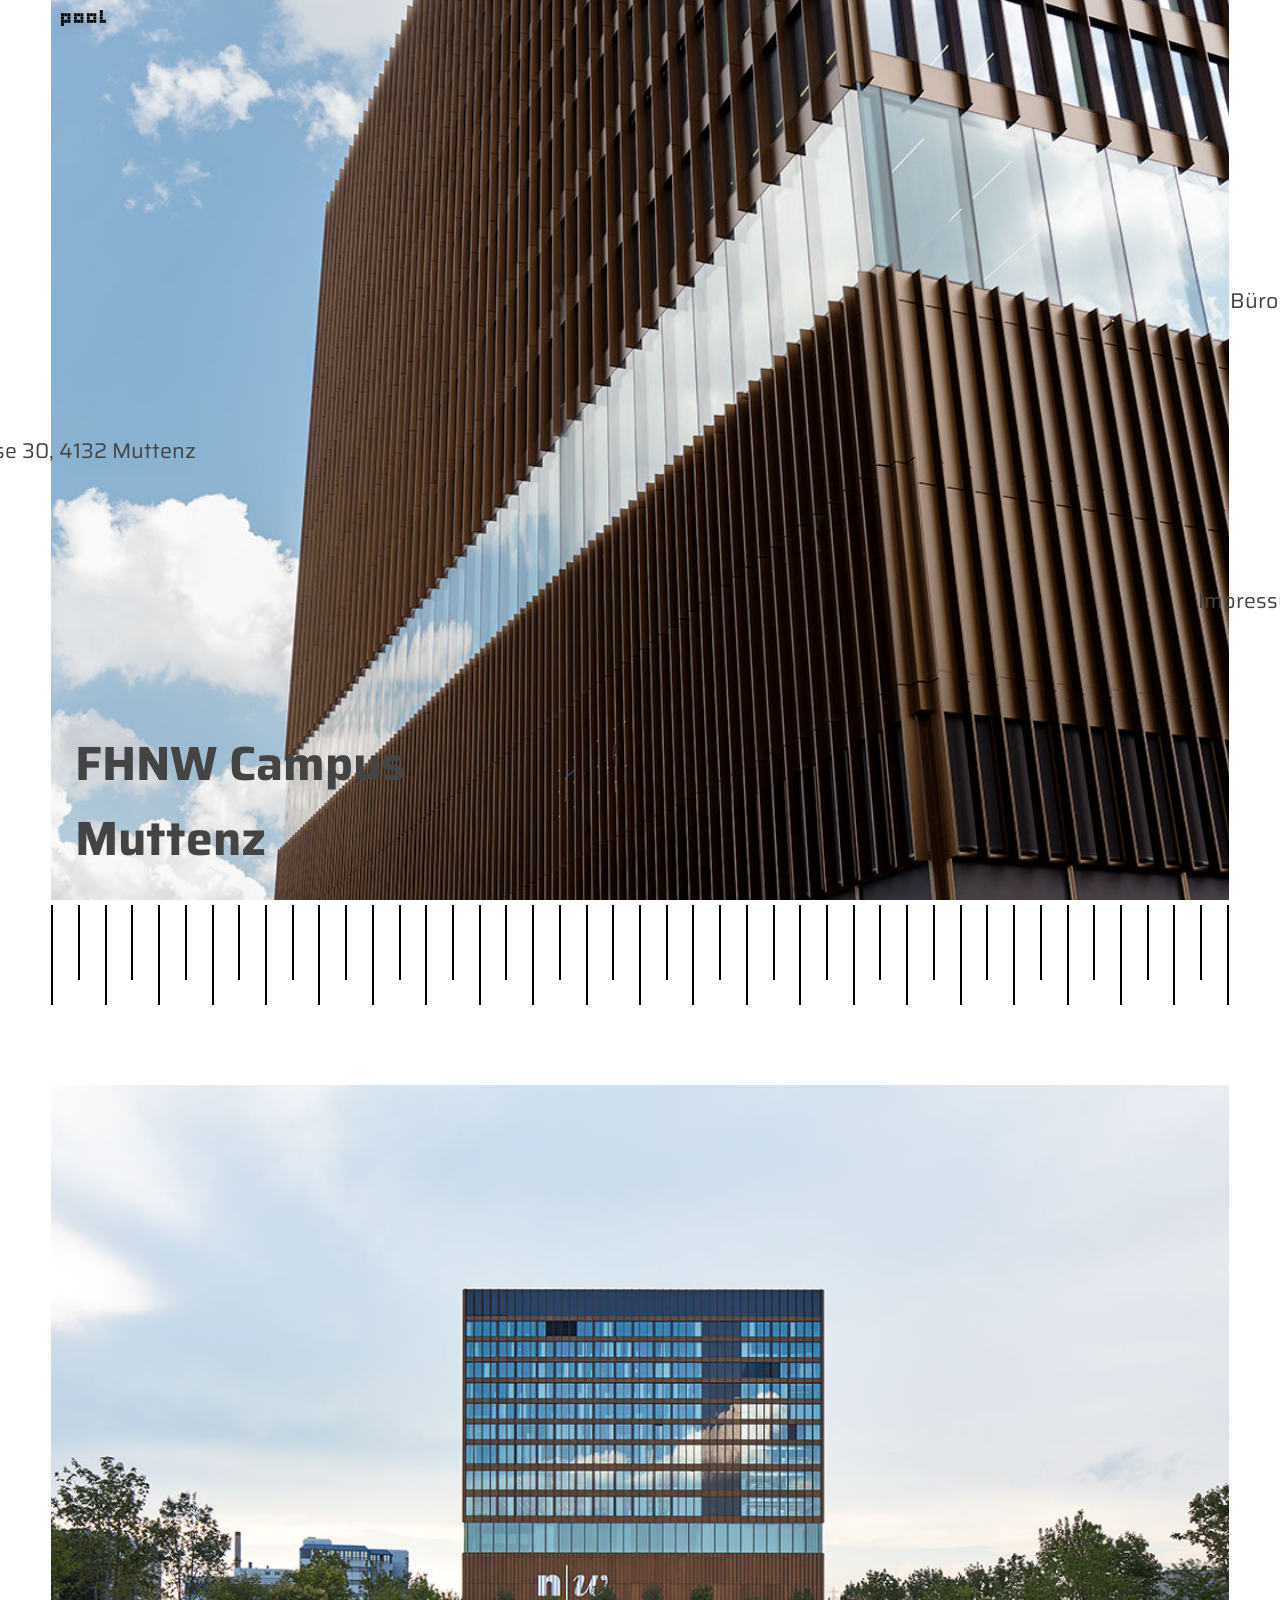
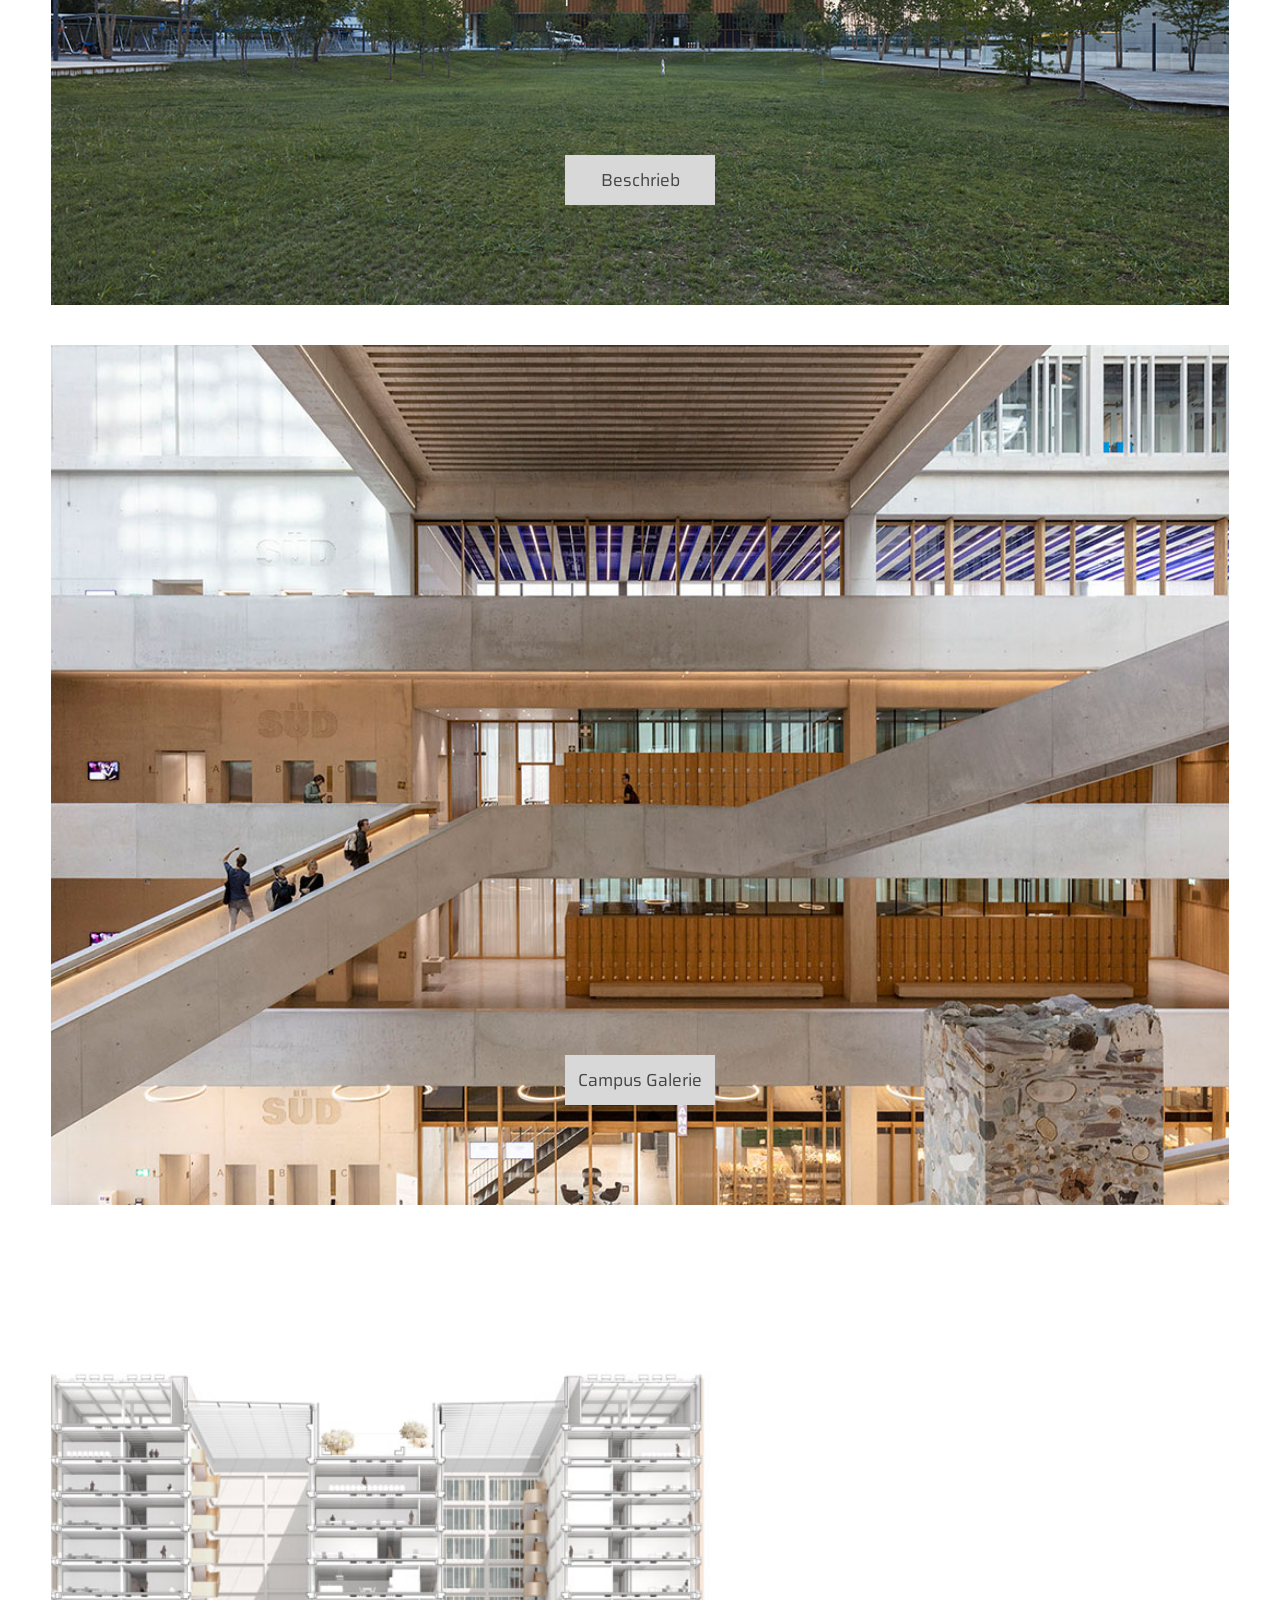
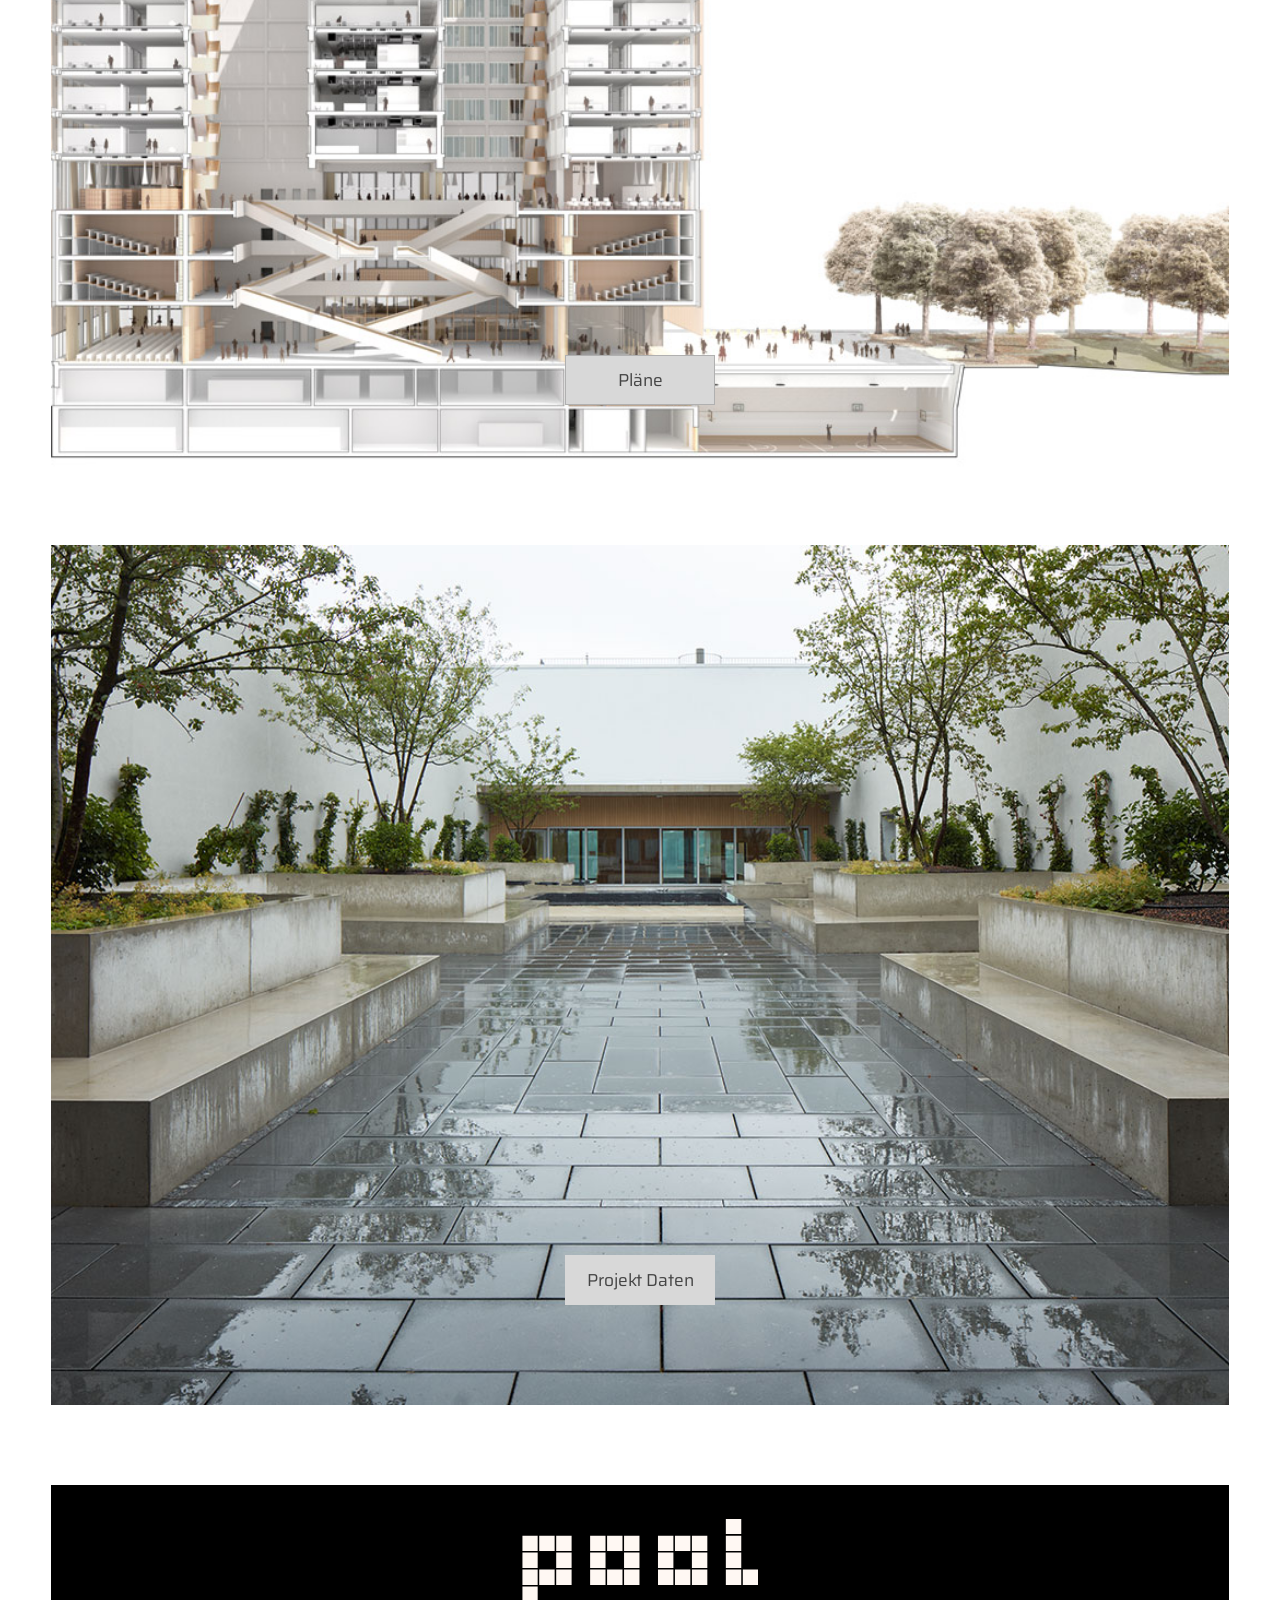
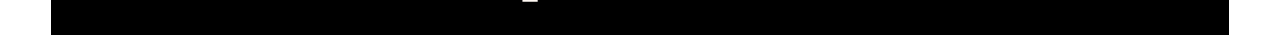
<file: index.html>
<!DOCTYPE html>
<html lang="en">
<head>
    <meta charset="UTF-8">
    <meta name="viewport" content="width=device-width, initial-scale=1.0">
    <meta lang="de-CH">
    <title>FHNW Muttenz</title>
    <link rel="stylesheet" href="style.css">
    <script src="skript.js" defer></script>
</head>


<body id="top">

    <a class="pool_logo_link" href="index.html" aria-label="Nach oben scrollen">
        <img class="pool_logo" src="assets/pool_black.svg">
    </a>

    <a class="about" href="about.html">
        <p>Büro</p>
    </a>

    <a class="impressum" href="impressum.html">
        <p>Impressum</p>
    </a>

    <a class="adresse">
        <p>Hofackerstrasse 30, 4132 Muttenz</p>
    </a>

    <header>
        <h1 class="hero-title">FHNW Campus<br>Muttenz</h1>
        <img class="intro_img" src="assets/header_img.jpg">
        <div class="lines_wrapper">
            <div class="lines_item"></div>
            <div class="lines_item"></div>
            <div class="lines_item"></div>
            <div class="lines_item"></div>
            <div class="lines_item"></div>
            <div class="lines_item"></div>
            <div class="lines_item"></div>
            <div class="lines_item"></div>
            <div class="lines_item"></div>
            <div class="lines_item"></div>
            <div class="lines_item"></div>
            <div class="lines_item"></div>
            <div class="lines_item"></div>
            <div class="lines_item"></div>
            <div class="lines_item"></div>
            <div class="lines_item"></div>
            <div class="lines_item"></div>
            <div class="lines_item"></div>
            <div class="lines_item"></div>
            <div class="lines_item"></div>
            <div class="lines_item"></div>
            <div class="lines_item"></div>
            <div class="lines_item"></div>
            <div class="lines_item"></div>
            <div class="lines_item"></div>
            <div class="lines_item"></div>
            <div class="lines_item"></div>
            <div class="lines_item"></div>
            <div class="lines_item"></div>
            <div class="lines_item"></div>
            <div class="lines_item"></div>
            <div class="lines_item"></div>
            <div class="lines_item"></div>
            <div class="lines_item"></div>
            <div class="lines_item"></div>
            <div class="lines_item"></div>
            <div class="lines_item"></div>
            <div class="lines_item"></div>
            <div class="lines_item"></div>
            <div class="lines_item"></div>
            <div class="lines_item"></div>
            <div class="lines_item"></div>
            <div class="lines_item"></div>
            <div class="lines_item"></div>
            <div class="lines_item"></div>
        </div>
    </header>

    <main>

        <div class="box1_wrapper">
            <img class="box1_img" src="assets/box1_img.jpg">
            <a class="box1" id="btn1" data-hover-tone="light" href="projektdaten.html">
                <p>Beschrieb</p>
            </a>
        </div>

        <div class="box2_wrapper">
            <img class="box2_img" src="assets/box2_img.jpg">
            <a class="box2" id="btn2" data-hover-tone="light" href="campus_galerie.html">
                <p>Campus Galerie</p>
            </a>
        </div>

        <div class="box3_wrapper">
            <img class="box3_img" src="assets/Umrisse/box3_img.jpg">
            <a class="box3" id="btn3" data-hover-tone="light" href="pläne.html">
                <p>Pläne</p>
            </a>
        </div>

        <div class="box4_wrapper">
            <img class="box4_img" src="assets/box4_img.jpg">
            <a class="box4" id="btn4" data-hover-tone="light" href="wettbewerb.html">
                <p>Projekt Daten</p>
            </a>
        </div>

    </main>

    <footer>

        <div class="footerbox_wrapper">
            <a class="pool_bottom_link" href="index.html" aria-label="Nach oben scrollen">
                <img class="pool_bottom" src="assets/pool_white.svg">
            </a>
            <div class="footerbox">
                <p></p>
            </div>

        </div>

    </footer>

</body>
</html>
</file>
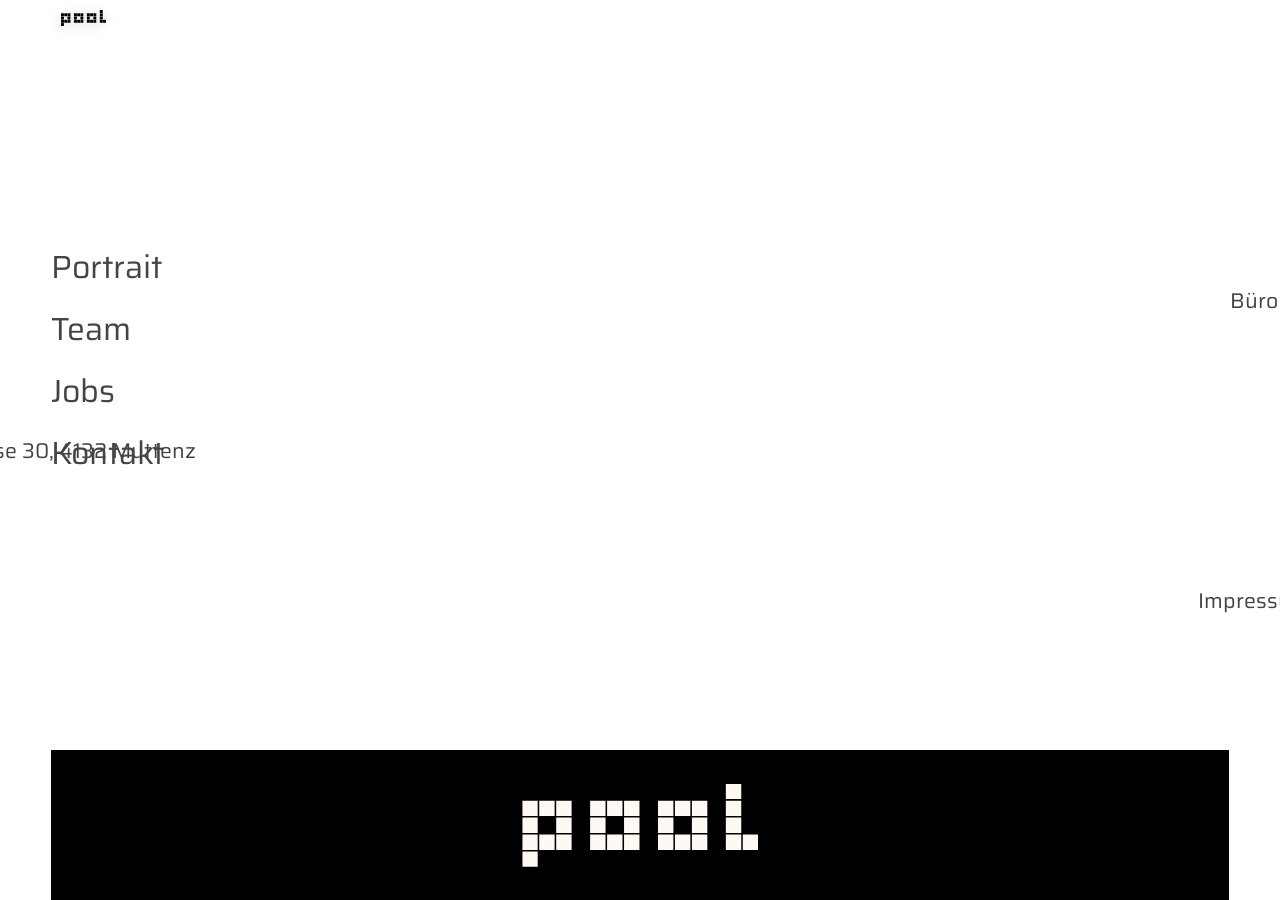
<file: about.html>
<!DOCTYPE html>
<html lang="en">
<head>
    <meta charset="UTF-8">
    <meta name="viewport" content="width=device-width, initial-scale=1.0">
    <meta lang="de-CH">
    <title>FHNW Muttenz/ About</title>
    <link rel="stylesheet" href="style.css">
</head>

<body>
    
    <a class="about" href="about.html">
        <p>Büro</p>
    </a>

    <a class="impressum" href="impressum.html">
        <p>Impressum</p>
    </a>

    <a class="adresse">
        <p>Hofackerstrasse 30, 4132 Muttenz</p>
    </a>

    <header>
        <a class="pool_logo_link" href="index.html" aria-label="Nach oben scrollen">
            <img class="pool_logo" src="assets/pool_black.svg">
        </a>
    </header>

    <main>

        <div class="about_menu">
            <p>Portrait<br>Team<br>Jobs<br>Kontakt</p>
        </div>

    </main>

    <footer>

        <div class="footerbox_wrapper_sticky">
            <a class="pool_bottom_link" href="index.html" aria-label="Nach oben scrollen">
                <img class="pool_bottom" src="assets/pool_white.svg">
            </a>
            <div class="footerbox">
                <p></p>
            </div>
        </div>
        
    </footer>


</body>

</html>
</file>
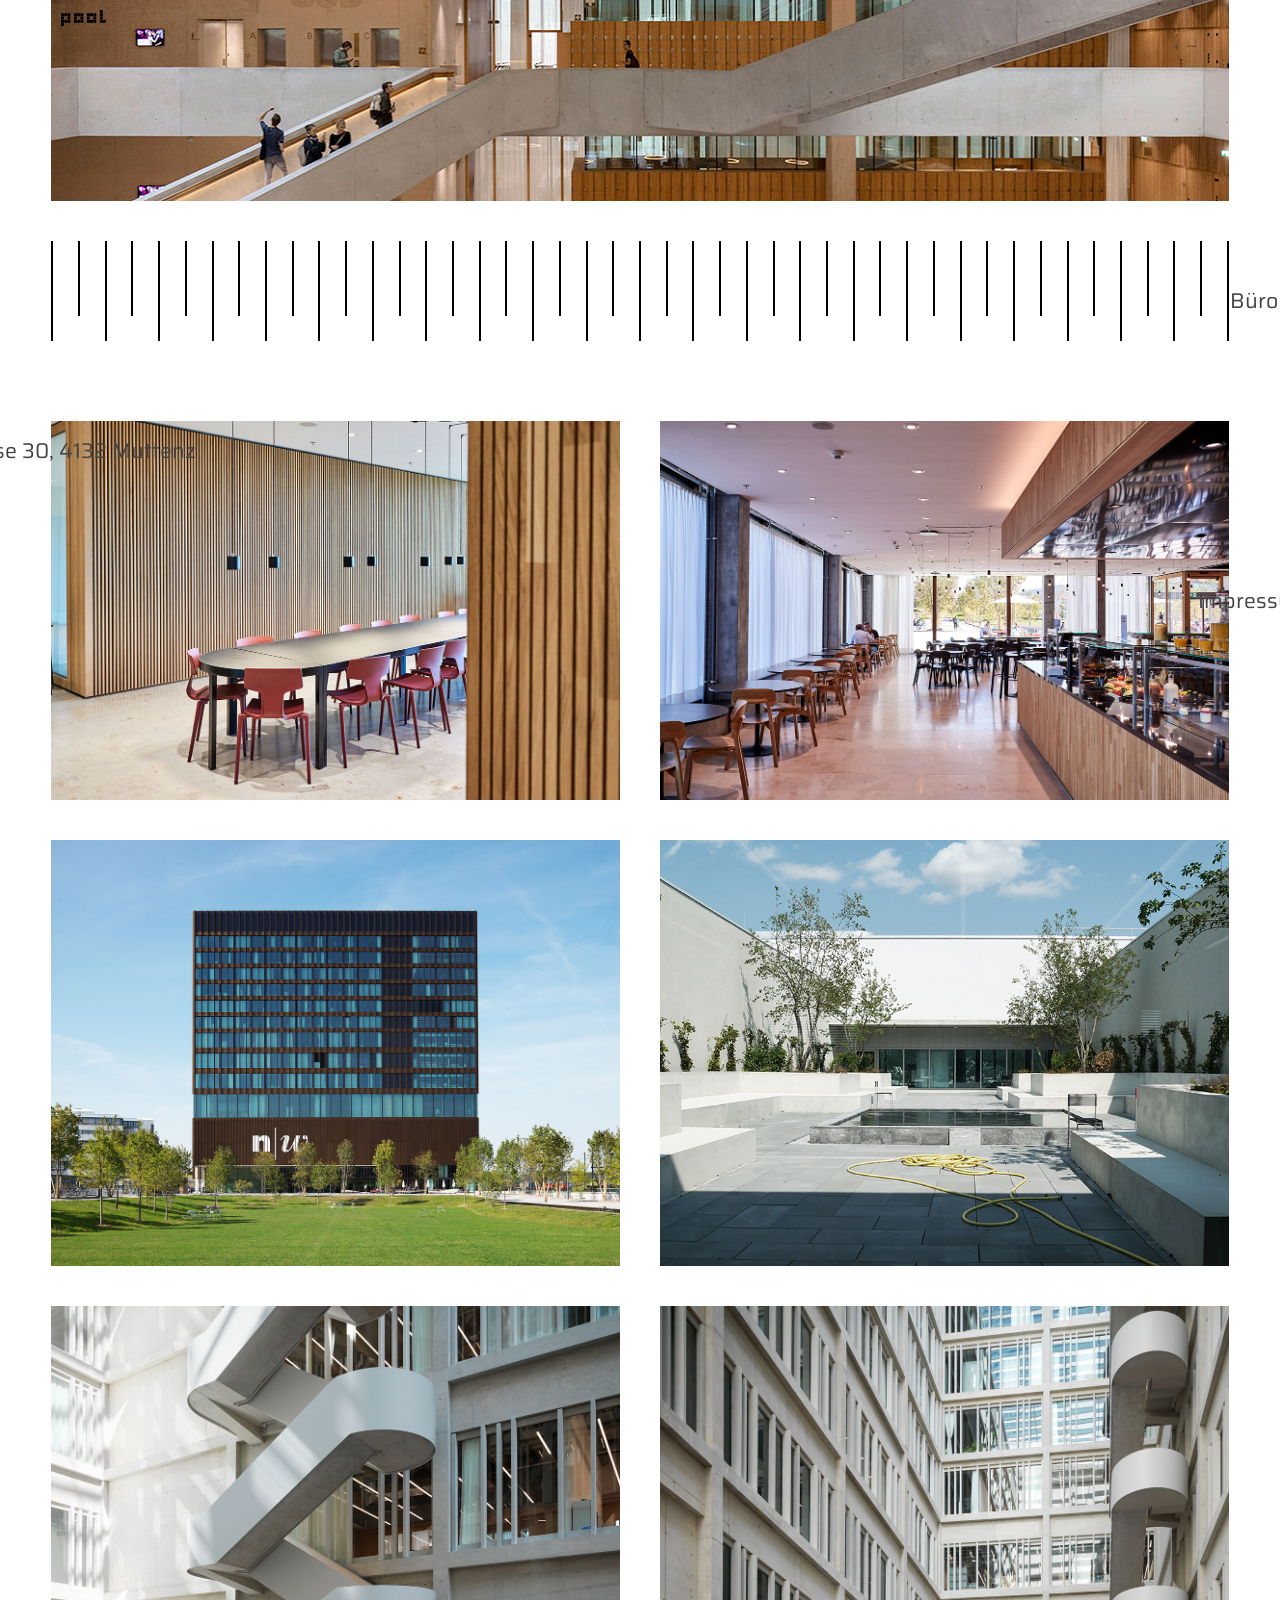
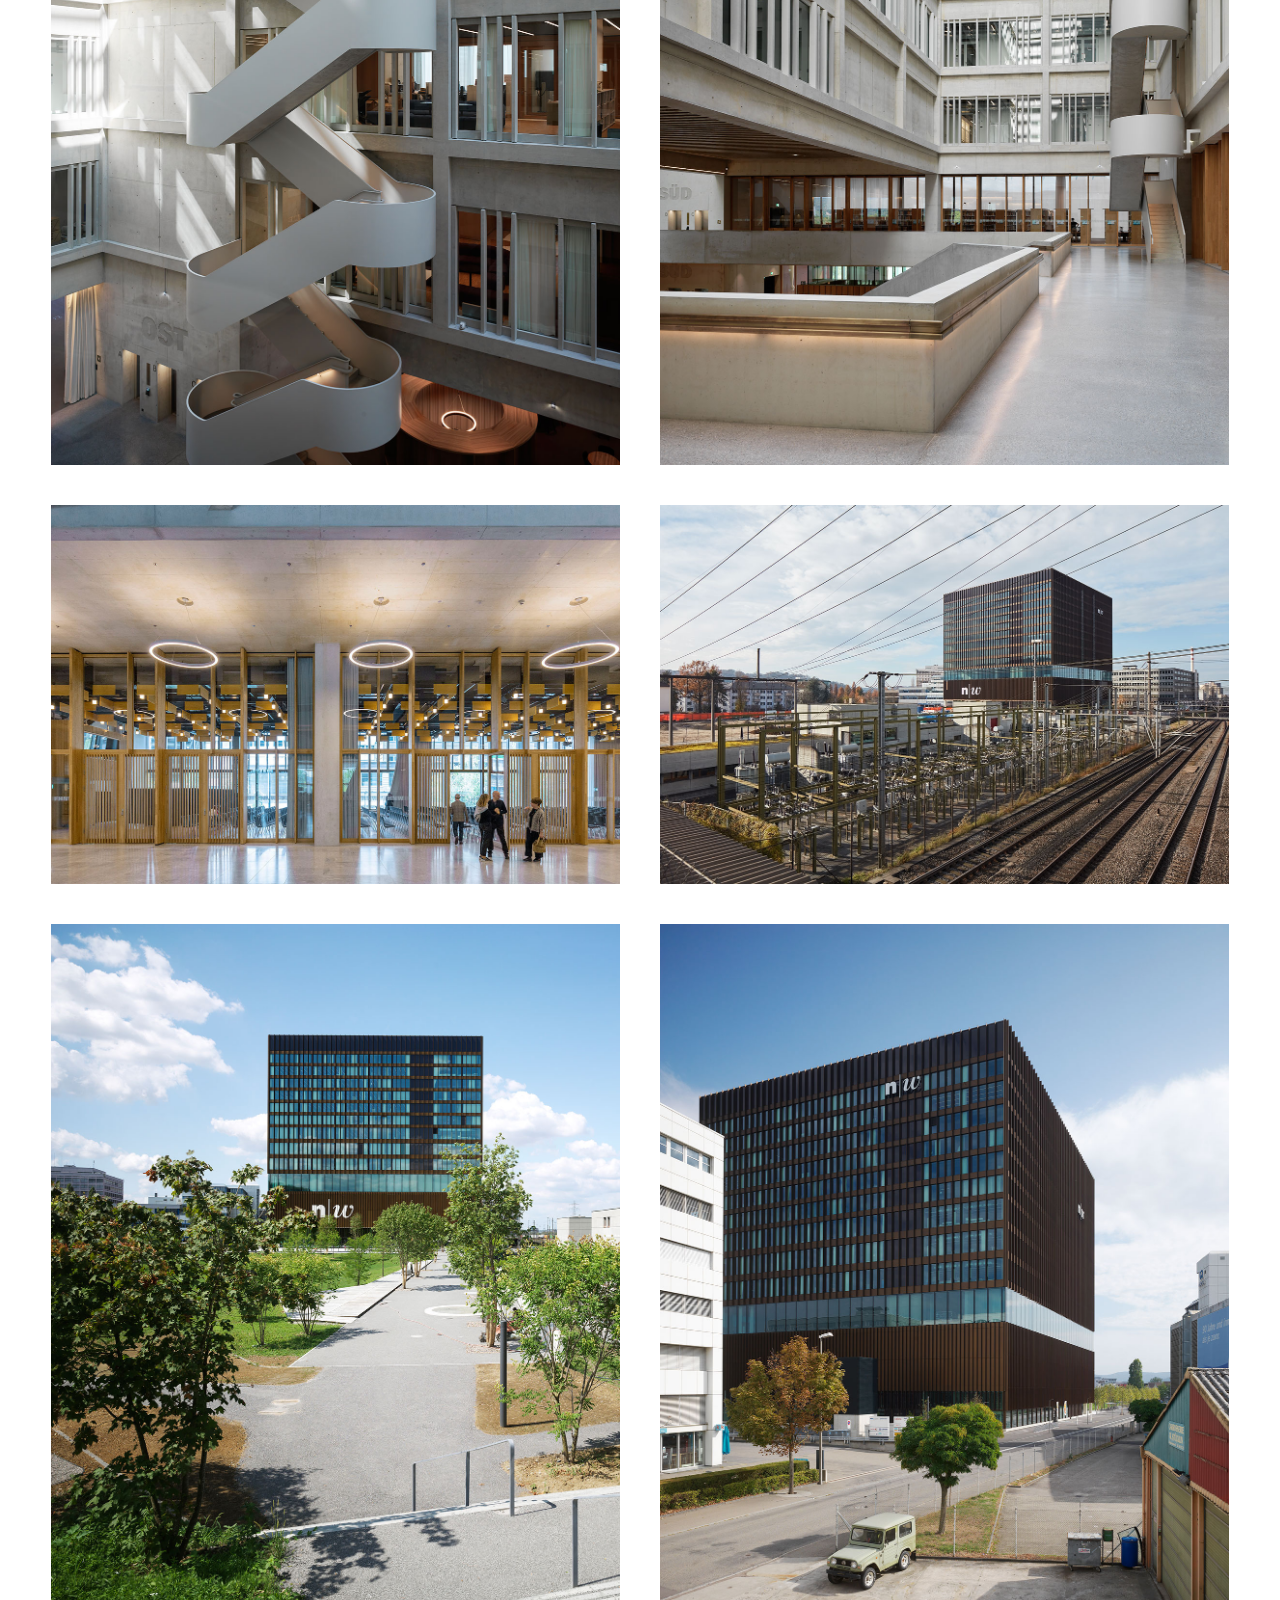
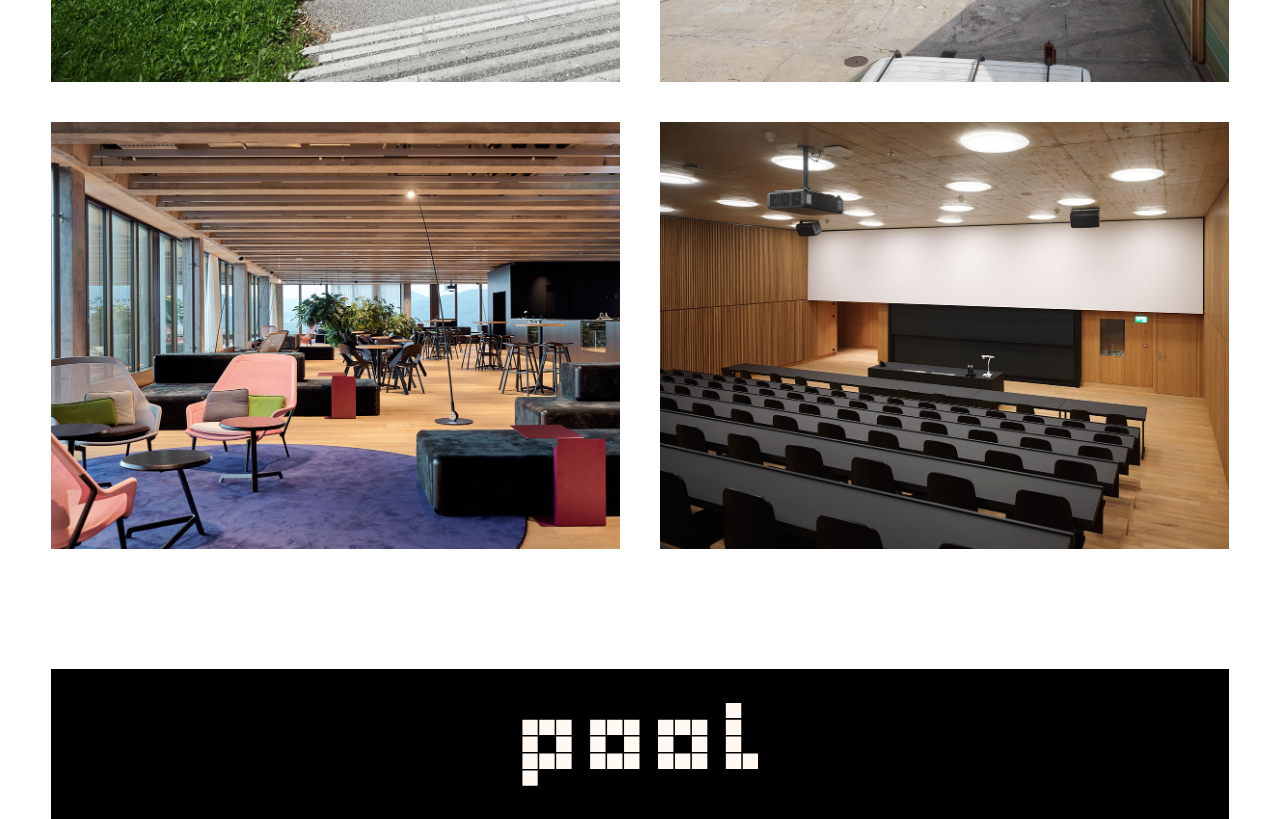
<file: campus_galerie.html>
<!DOCTYPE html>
<html lang="en">
<head>
    <meta charset="UTF-8">
    <meta name="viewport" content="width=device-width, initial-scale=1.0">
    <meta lang="de-CH">
    <title>FHNW Muttenz/ Campus Galerie</title>
    <link rel="stylesheet" href="style.css">
</head>

<body>
    
    <a class="pool_logo_link" href="index.html" aria-label="Nach oben scrollen">
        <img class="pool_logo" src="assets/pool_black.svg">
    </a>

    <a class="about" href="about.html">
        <p>Büro</p>
    </a>

    <a class="impressum" href="impressum.html">
        <p>Impressum</p>
    </a>

    <a class="adresse">
        <p>Hofackerstrasse 30, 4132 Muttenz</p>
    </a>

    <header>
        <img class="header_unterseiten" src="assets/Unterseiten/campusgalerie_img.jpg">
        <div class="lines_wrapper">
            <div class="lines_item"></div>
            <div class="lines_item"></div>
            <div class="lines_item"></div>
            <div class="lines_item"></div>
            <div class="lines_item"></div>
            <div class="lines_item"></div>
            <div class="lines_item"></div>
            <div class="lines_item"></div>
            <div class="lines_item"></div>
            <div class="lines_item"></div>
            <div class="lines_item"></div>
            <div class="lines_item"></div>
            <div class="lines_item"></div>
            <div class="lines_item"></div>
            <div class="lines_item"></div>
            <div class="lines_item"></div>
            <div class="lines_item"></div>
            <div class="lines_item"></div>
            <div class="lines_item"></div>
            <div class="lines_item"></div>
            <div class="lines_item"></div>
            <div class="lines_item"></div>
            <div class="lines_item"></div>
            <div class="lines_item"></div>
            <div class="lines_item"></div>
            <div class="lines_item"></div>
            <div class="lines_item"></div>
            <div class="lines_item"></div>
            <div class="lines_item"></div>
            <div class="lines_item"></div>
            <div class="lines_item"></div>
            <div class="lines_item"></div>
            <div class="lines_item"></div>
            <div class="lines_item"></div>
            <div class="lines_item"></div>
            <div class="lines_item"></div>
            <div class="lines_item"></div>
            <div class="lines_item"></div>
            <div class="lines_item"></div>
            <div class="lines_item"></div>
            <div class="lines_item"></div>
            <div class="lines_item"></div>
            <div class="lines_item"></div>
            <div class="lines_item"></div>
            <div class="lines_item"></div>
        </div>
    </header>

    <main>
        <div class="campus_gallery">
            <div class="campus_gallery_item campus_gallery_item--landscape">
                <img class="campus_gallery_image" src="assets/0275_Vorzimmer_MN_gross.jpg" alt="Campus Galerie Bild 1">
            </div>
            <div class="campus_gallery_item campus_gallery_item--landscape">
                <img class="campus_gallery_image" src="assets/0275_EG_Cafeteria_MN_gross.jpg" alt="Campus Galerie Bild 2">
            </div>
            <div class="campus_gallery_item campus_gallery_item--medium">
                <img class="campus_gallery_image" src="assets/0275_aussen_zentral_AH_gross.jpg" alt="Campus Galerie Bild 3">
            </div>
            <div class="campus_gallery_item campus_gallery_item--medium">
                <img class="campus_gallery_image" src="assets/0275_Dachterrasse_Lukas_Gruntz_gross.jpg" alt="Campus Galerie Bild 4">
            </div>
            <div class="campus_gallery_item campus_gallery_item--portrait">
                <img class="campus_gallery_image" src="assets/0275_Lichthof_Treppe_AH_gross.jpg" alt="Campus Galerie Bild 5">
            </div>
            <div class="campus_gallery_item campus_gallery_item--portrait">
                <img class="campus_gallery_image" src="assets/0275_Lichthof_AH_gross.jpg" alt="Campus Galerie Bild 6">
            </div>
            <div class="campus_gallery_item campus_gallery_item--landscape">
                <img class="campus_gallery_image" src="assets/0275_EG_Aula_MvdB_gross.jpg" alt="Campus Galerie Bild 7">
            </div>
            <div class="campus_gallery_item campus_gallery_item--landscape">
                <img class="campus_gallery_image" src="assets/0275_aussen_Gleisansicht_MS_gross.jpg" alt="Campus Galerie Bild 8">
            </div>
            <div class="campus_gallery_item campus_gallery_item--portrait">
                <img class="campus_gallery_image" src="assets/0275_aussen_Park_AH_gross.jpg" alt="Campus Galerie Bild 9">
            </div>
            <div class="campus_gallery_item campus_gallery_item--portrait">
                <img class="campus_gallery_image" src="assets/0275_aussen_Rückseite_AH_gross.jpg" alt="Campus Galerie Bild 10">
            </div>
            <div class="campus_gallery_item campus_gallery_item--medium">
                <img class="campus_gallery_image" src="assets/0275_OG12_Lounge_MN_gross.jpg" alt="Campus Galerie Bild 11">
            </div>
            <div class="campus_gallery_item campus_gallery_item--medium">
                <img class="campus_gallery_image" src="assets/0275_Hoersaal_AH_gross.jpg" alt="Campus Galerie Bild 12">
            </div>
        </div>
    </main>

    <footer>

        <div class="footerbox_wrapper">
            <a class="pool_bottom_link" href="index.html" aria-label="Nach oben scrollen">
                <img class="pool_bottom" src="assets/pool_white.svg">
            </a>
            <div class="footerbox">
                <p></p>
            </div>
        </div>
        
    </footer>


</body>

</html>
</file>
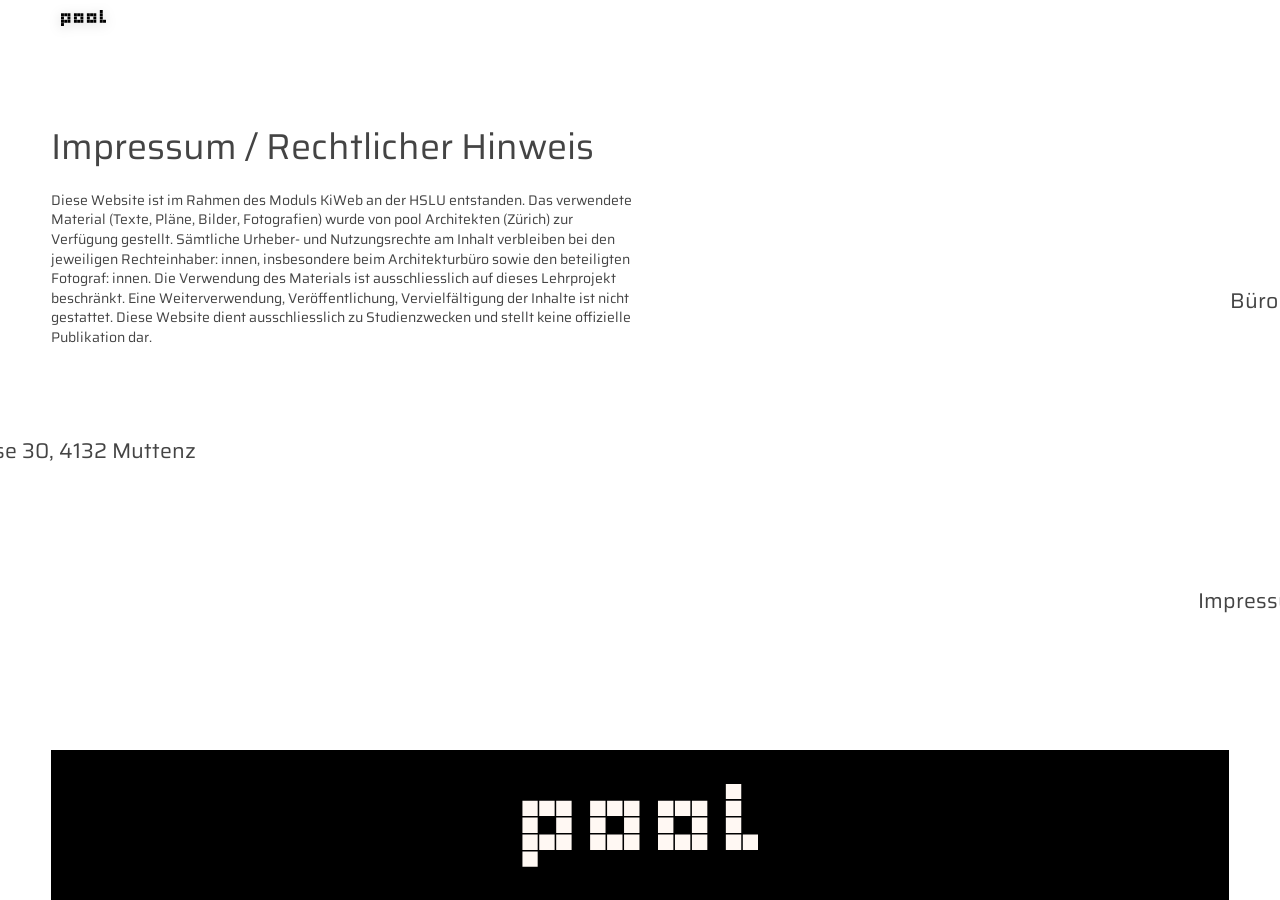
<file: impressum.html>
<!DOCTYPE html>
<html lang="en">
<head>
    <meta charset="UTF-8">
    <meta name="viewport" content="width=device-width, initial-scale=1.0">
    <meta lang="de-CH">
    <title>FHNW Muttenz/ About</title>
    <link rel="stylesheet" href="style.css">
</head>

<body>
    
    <a class="about" href="about.html">
        <p>Büro</p>
    </a>

    <a class="impressum" href="impressum.html">
        <p>Impressum</p>
    </a>

    <a class="adresse">
        <p>Hofackerstrasse 30, 4132 Muttenz</p>
    </a>

    <header>
        <a class="pool_logo_link" href="index.html" aria-label="Nach oben scrollen">
            <img class="pool_logo" src="assets/pool_black.svg">
        </a>
    </header>

    <main>

        <div class="impressum_text">
            <h1>Impressum / Rechtlicher Hinweis</h1>
            <p>
                Diese Website ist im Rahmen des Moduls KiWeb an der HSLU entstanden. Das verwendete Material (Texte, Pläne, Bilder, Fotografien) wurde von pool Architekten (Zürich) zur Verfügung gestellt.
                Sämtliche Urheber- und Nutzungsrechte am Inhalt verbleiben bei den jeweiligen Rechteinhaber: innen, insbesondere beim Architekturbüro sowie den beteiligten Fotograf: innen.
                Die Verwendung des Materials ist ausschliesslich auf dieses Lehrprojekt beschränkt. Eine Weiterverwendung, Veröffentlichung, Vervielfältigung der Inhalte ist nicht gestattet.
                Diese Website dient ausschliesslich zu Studienzwecken und stellt keine offizielle Publikation dar.
            </p>
        </div>

    </main>

    <footer>

        <div class="footerbox_wrapper_sticky">
            <a class="pool_bottom_link" href="index.html" aria-label="Nach oben scrollen">
                <img class="pool_bottom" src="assets/pool_white.svg">
            </a>
            <div class="footerbox">
                <p></p>
            </div>
        </div>
        
    </footer>


</body>

</html>
</file>
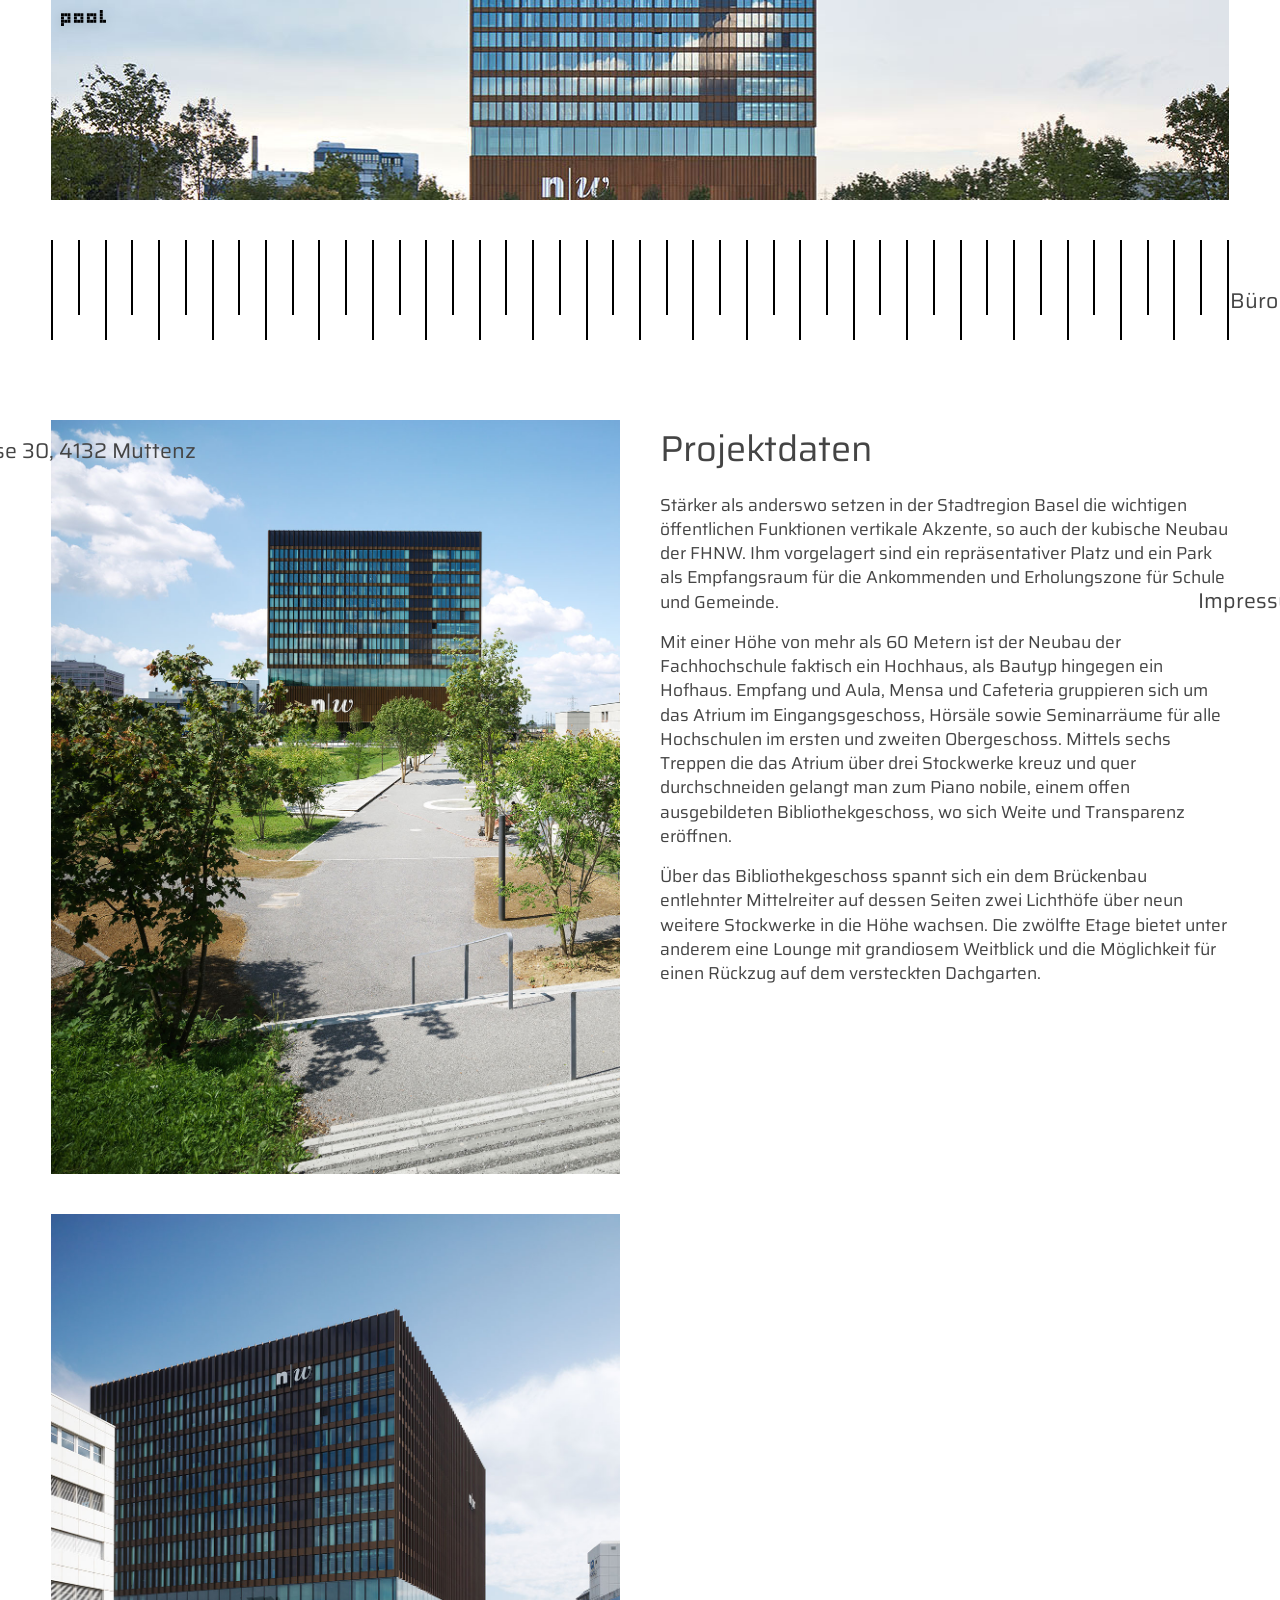
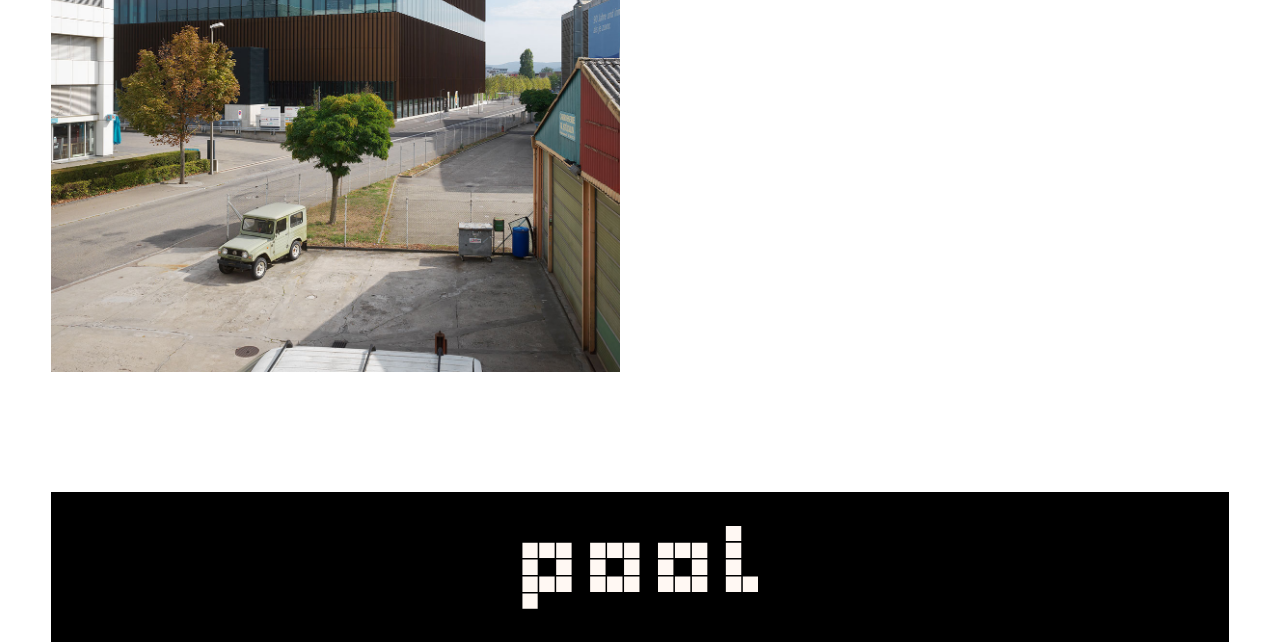
<file: projektdaten.html>
<!DOCTYPE html>
<html lang="en">
<head>
    <meta charset="UTF-8">
    <meta name="viewport" content="width=device-width, initial-scale=1.0">
    <meta lang="de-CH">
    <title>FHNW Muttenz Projektdaten</title>
    <link rel="stylesheet" href="style.css">
</head>

<body>
    <a class="pool_logo_link" href="index.html" aria-label="Nach oben scrollen">
        <img class="pool_logo" src="assets/pool_black.svg">
    </a>

    <a class="about" href="about.html">
        <p>Büro</p>
    </a>

    <a class="impressum" href="impressum.html">
        <p>Impressum</p>
    </a>
    
    <a class="adresse">
        <p>Hofackerstrasse 30, 4132 Muttenz</p>
    </a>

    <header>
        <img class="header_unterseiten" src="assets/Unterseiten/projektdaten_img.jpg">
        <div class="lines_wrapper">
            <div class="lines_item"></div>
            <div class="lines_item"></div>
            <div class="lines_item"></div>
            <div class="lines_item"></div>
            <div class="lines_item"></div>
            <div class="lines_item"></div>
            <div class="lines_item"></div>
            <div class="lines_item"></div>
            <div class="lines_item"></div>
            <div class="lines_item"></div>
            <div class="lines_item"></div>
            <div class="lines_item"></div>
            <div class="lines_item"></div>
            <div class="lines_item"></div>
            <div class="lines_item"></div>
            <div class="lines_item"></div>
            <div class="lines_item"></div>
            <div class="lines_item"></div>
            <div class="lines_item"></div>
            <div class="lines_item"></div>
            <div class="lines_item"></div>
            <div class="lines_item"></div>
            <div class="lines_item"></div>
            <div class="lines_item"></div>
            <div class="lines_item"></div>
            <div class="lines_item"></div>
            <div class="lines_item"></div>
            <div class="lines_item"></div>
            <div class="lines_item"></div>
            <div class="lines_item"></div>
            <div class="lines_item"></div>
            <div class="lines_item"></div>
            <div class="lines_item"></div>
            <div class="lines_item"></div>
            <div class="lines_item"></div>
            <div class="lines_item"></div>
            <div class="lines_item"></div>
            <div class="lines_item"></div>
            <div class="lines_item"></div>
            <div class="lines_item"></div>
            <div class="lines_item"></div>
            <div class="lines_item"></div>
            <div class="lines_item"></div>
            <div class="lines_item"></div>
            <div class="lines_item"></div>
        </div>
    </header>

    <main>
        <div class="projektdaten_layout">
            <div class="projektdaten_media_column">
                <img class="projektdaten_media_image" src="assets/0275_aussen_Park_AH_gross.jpg" alt="Aussenansicht Park">
                <img class="projektdaten_media_image" src="assets/0275_aussen_Rückseite_AH_gross.jpg" alt="Aussenansicht Rückseite">
            </div>

            <div class="projektdaten_text_column">
                <h1>Projektdaten</h1>
                <p>
                    Stärker als anderswo setzen in der Stadtregion Basel die wichtigen öffentlichen Funktionen vertikale Akzente, so auch der kubische Neubau der FHNW. 
                    Ihm vorgelagert sind ein repräsentativer Platz und ein Park als Empfangsraum für die Ankommenden und Erholungszone für Schule und Gemeinde.
                </p>
                <p>
                    Mit einer Höhe von mehr als 60 Metern ist der Neubau der Fachhochschule faktisch ein Hochhaus, als Bautyp hingegen ein Hofhaus. 
                    Empfang und Aula, Mensa und Cafeteria gruppieren sich um das Atrium im Eingangsgeschoss, Hörsäle sowie Seminarräume für alle Hochschulen 
                    im ersten und zweiten Obergeschoss. Mittels sechs Treppen die das Atrium über drei Stockwerke kreuz und quer durchschneiden gelangt man zum Piano nobile, 
                    einem offen ausgebildeten Bibliothekgeschoss, wo sich Weite und Transparenz eröffnen.
                </p>
                <p>
                    Über das Bibliothekgeschoss spannt sich ein dem Brückenbau entlehnter Mittelreiter auf dessen Seiten zwei Lichthöfe über 
                    neun weitere Stockwerke in die Höhe wachsen. Die zwölfte Etage bietet unter anderem eine Lounge mit grandiosem Weitblick 
                    und die Möglichkeit für einen Rückzug auf dem versteckten Dachgarten.
                </p>
            </div>
        </div>
    </main>

    <footer>

        <div class="footerbox_wrapper">
            <a class="pool_bottom_link" href="index.html" aria-label="Nach oben scrollen">
                <img class="pool_bottom" src="assets/pool_white.svg">
            </a>
            <div class="footerbox">
                <p></p>
            </div>
        </div>
        
    </footer>
    
</body>

</html>
</file>
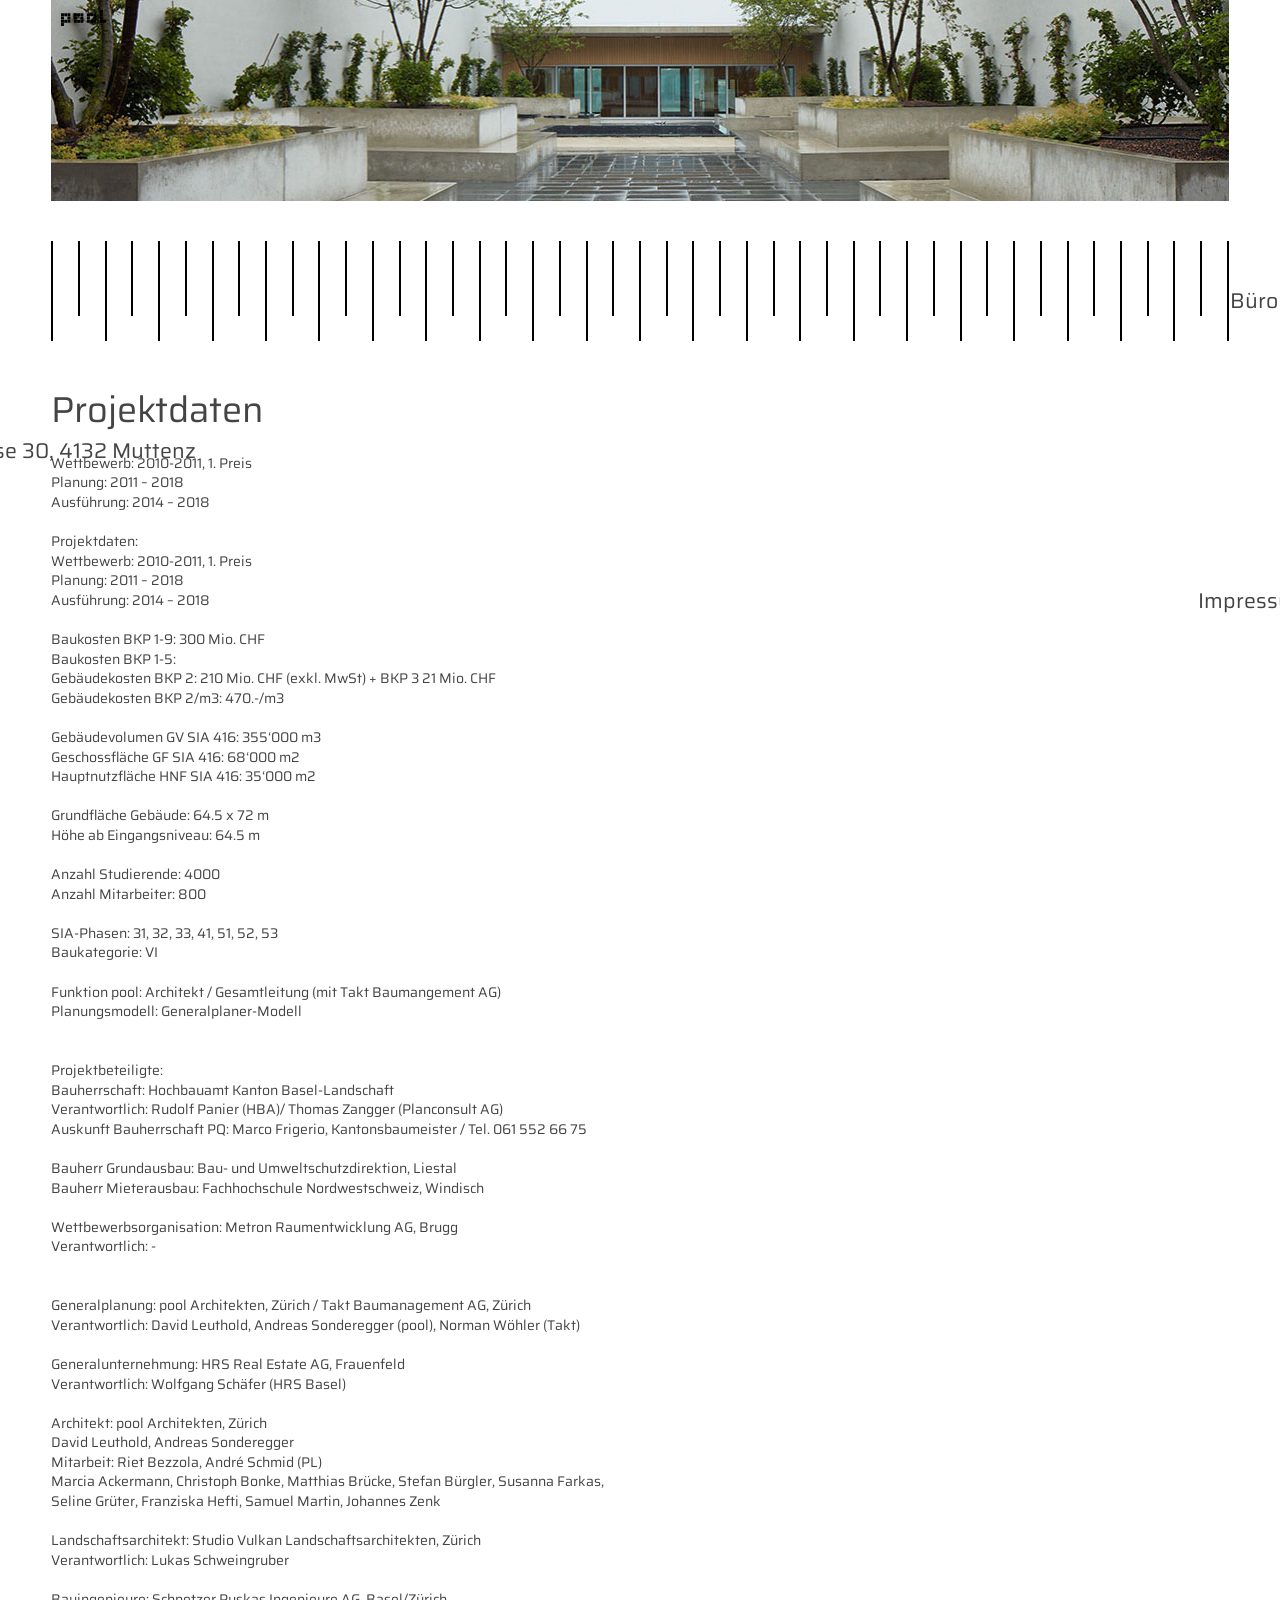
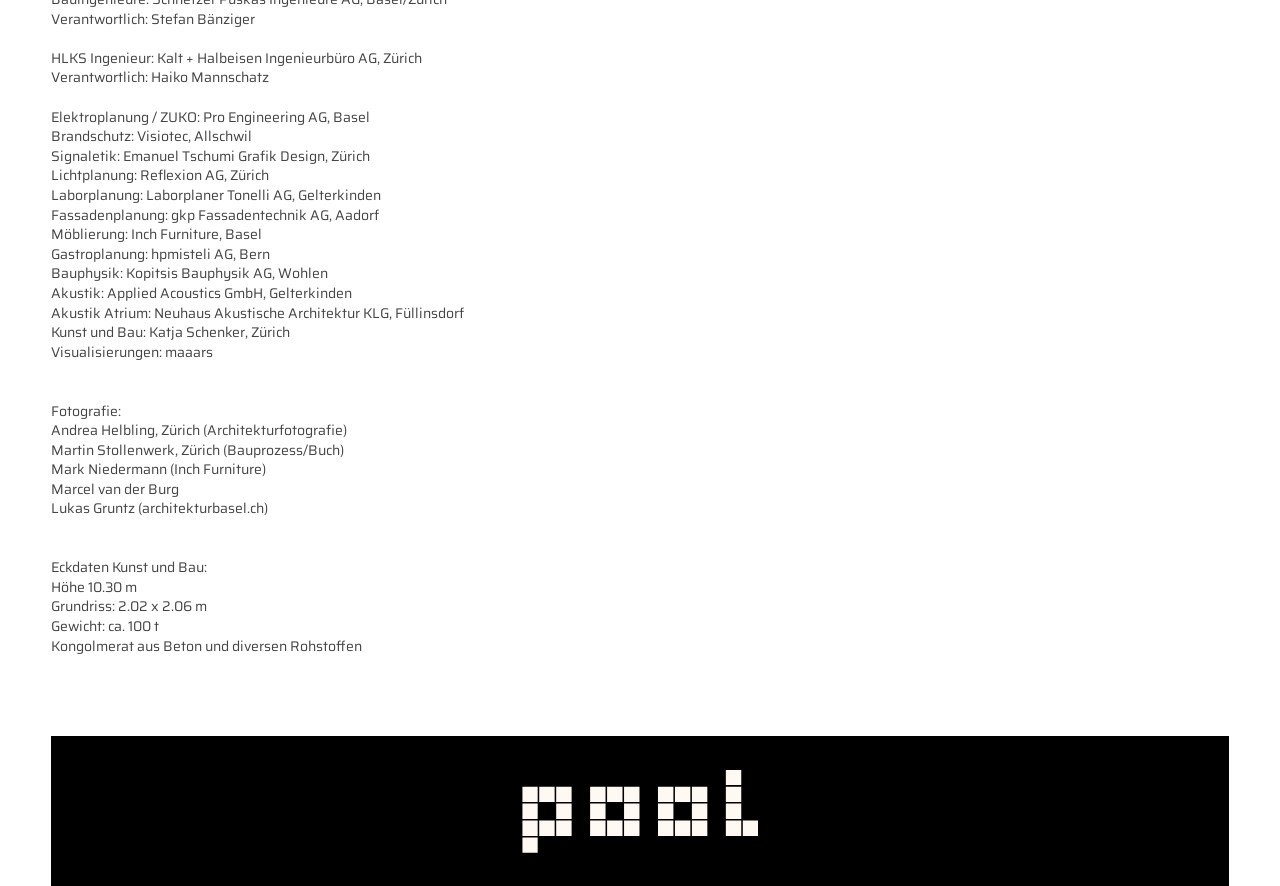
<file: wettbewerb.html>
<!DOCTYPE html>
<html lang="en">
<head>
    <meta charset="UTF-8">
    <meta name="viewport" content="width=device-width, initial-scale=1.0">
    <meta lang="de-CH">
    <title>FHNW Muttenz/ Projektdaten</title>
    <link rel="stylesheet" href="style.css">
</head>

<body>

    <a class="pool_logo_link" href="index.html" aria-label="Nach oben scrollen">
        <img class="pool_logo" src="assets/pool_black.svg">
    </a>

    <a class="about" href="about.html">
        <p>Büro</p>
    </a>

    <a class="impressum" href="impressum.html">
        <p>Impressum</p>
    </a>

    <a class="adresse">
        <p>Hofackerstrasse 30, 4132 Muttenz</p>
    </a>

    <header>
        <img class="header_unterseiten" src="assets/Unterseiten/wettbewerb_img.jpg">
        <div class="lines_wrapper">
            <div class="lines_item"></div>
            <div class="lines_item"></div>
            <div class="lines_item"></div>
            <div class="lines_item"></div>
            <div class="lines_item"></div>
            <div class="lines_item"></div>
            <div class="lines_item"></div>
            <div class="lines_item"></div>
            <div class="lines_item"></div>
            <div class="lines_item"></div>
            <div class="lines_item"></div>
            <div class="lines_item"></div>
            <div class="lines_item"></div>
            <div class="lines_item"></div>
            <div class="lines_item"></div>
            <div class="lines_item"></div>
            <div class="lines_item"></div>
            <div class="lines_item"></div>
            <div class="lines_item"></div>
            <div class="lines_item"></div>
            <div class="lines_item"></div>
            <div class="lines_item"></div>
            <div class="lines_item"></div>
            <div class="lines_item"></div>
            <div class="lines_item"></div>
            <div class="lines_item"></div>
            <div class="lines_item"></div>
            <div class="lines_item"></div>
            <div class="lines_item"></div>
            <div class="lines_item"></div>
            <div class="lines_item"></div>
            <div class="lines_item"></div>
            <div class="lines_item"></div>
            <div class="lines_item"></div>
            <div class="lines_item"></div>
            <div class="lines_item"></div>
            <div class="lines_item"></div>
            <div class="lines_item"></div>
            <div class="lines_item"></div>
            <div class="lines_item"></div>
            <div class="lines_item"></div>
            <div class="lines_item"></div>
            <div class="lines_item"></div>
            <div class="lines_item"></div>
            <div class="lines_item"></div>
        </div>
    </header>

    <main>
        <div class="wettbewerb_text">
            <h1>Projektdaten</h1>
            <p>
                Wettbewerb: 2010-2011, 1. Preis<br>
                Planung: 2011 – 2018<br>
                Ausführung: 2014 – 2018<br><br>

                Projektdaten:<br>
                Wettbewerb: 2010-2011, 1. Preis<br>
                Planung: 2011 – 2018<br>
                Ausführung: 2014 – 2018<br><br>

                Baukosten BKP 1-9: 300 Mio. CHF<br>
                Baukosten BKP 1-5: <br>
                Gebäudekosten BKP 2: 210 Mio. CHF (exkl. MwSt) + BKP 3 21 Mio. CHF<br>
                Gebäudekosten BKP 2/m3: 470.-/m3<br><br>

                Gebäudevolumen GV SIA 416: 355‘000 m3<br>
                Geschossfläche GF SIA 416: 68‘000 m2<br>
                Hauptnutzfläche HNF SIA 416: 35‘000 m2<br><br>

                Grundfläche Gebäude: 64.5 x 72 m<br>
                Höhe ab Eingangsniveau: 64.5 m<br><br>

                Anzahl Studierende: 4000<br>
                Anzahl Mitarbeiter: 800<br><br>

                SIA-Phasen: 31, 32, 33, 41, 51, 52, 53<br>
                Baukategorie: VI<br><br>

                Funktion pool: Architekt / Gesamtleitung (mit Takt Baumangement AG)<br>
                Planungsmodell: Generalplaner-Modell<br><br><br>


                Projektbeteiligte:<br>
                Bauherrschaft: Hochbauamt Kanton Basel-Landschaft <br>
                Verantwortlich: Rudolf Panier (HBA)/ Thomas Zangger (Planconsult AG)<br>
                Auskunft Bauherrschaft PQ: Marco Frigerio, Kantonsbaumeister / Tel. 061 552 66 75<br><br>

                Bauherr Grundausbau: Bau- und Umweltschutzdirektion, Liestal<br>
                Bauherr Mieterausbau: Fachhochschule Nordwestschweiz, Windisch<br><br>

                Wettbewerbsorganisation: Metron Raumentwicklung AG, Brugg<br>
                Verantwortlich: -<br><br><br>


                Generalplanung: pool Architekten, Zürich / Takt Baumanagement AG, Zürich<br>
                Verantwortlich: David Leuthold, Andreas Sonderegger (pool), Norman Wöhler (Takt)<br><br>

                Generalunternehmung: HRS Real Estate AG, Frauenfeld<br>
                Verantwortlich: Wolfgang Schäfer (HRS Basel)<br><br>

                Architekt: pool Architekten, Zürich<br>
                David Leuthold, Andreas Sonderegger<br>
                Mitarbeit: Riet Bezzola, André Schmid (PL)<br>
                Marcia Ackermann, Christoph Bonke, Matthias Brücke, Stefan Bürgler, Susanna Farkas, Seline Grüter, Franziska Hefti, Samuel Martin, Johannes Zenk<br><br>

                Landschaftsarchitekt: Studio Vulkan Landschaftsarchitekten, Zürich<br>
                Verantwortlich: Lukas Schweingruber<br><br>

                Bauingenieure: Schnetzer Puskas Ingenieure AG, Basel/Zürich<br>
                Verantwortlich: Stefan Bänziger<br><br>

                HLKS Ingenieur: Kalt + Halbeisen Ingenieurbüro AG, Zürich<br>
                Verantwortlich: Haiko Mannschatz<br><br>

                Elektroplanung / ZUKO: Pro Engineering AG, Basel<br>
                Brandschutz: Visiotec, Allschwil<br>
                Signaletik: Emanuel Tschumi Grafik Design, Zürich<br>
                Lichtplanung: Reflexion AG, Zürich<br>
                Laborplanung: Laborplaner Tonelli AG, Gelterkinden<br>
                Fassadenplanung: gkp Fassadentechnik AG, Aadorf<br>
                Möblierung: Inch Furniture, Basel<br>
                Gastroplanung: hpmisteli AG, Bern<br>
                Bauphysik: Kopitsis Bauphysik AG, Wohlen<br>
                Akustik: Applied Acoustics GmbH, Gelterkinden<br>
                Akustik Atrium: Neuhaus Akustische Architektur KLG, Füllinsdorf<br>
                Kunst und Bau: Katja Schenker, Zürich<br>
                Visualisierungen: maaars<br><br><br>


                Fotografie:<br>
                Andrea Helbling, Zürich (Architekturfotografie)<br>
                Martin Stollenwerk, Zürich (Bauprozess/Buch)<br>
                Mark Niedermann (Inch Furniture)<br>
                Marcel van der Burg <br>
                Lukas Gruntz (architekturbasel.ch) <br><br><br>


                Eckdaten Kunst und Bau:<br>
                Höhe 10.30 m<br>
                Grundriss: 2.02 x 2.06 m<br>
                Gewicht: ca. 100 t<br>
                Kongolmerat aus Beton und diversen Rohstoffen
            </p>
        </div>
    </main>

    <footer>
        
        <div class="footerbox_wrapper">
            <a class="pool_bottom_link" href="index.html" aria-label="Nach oben scrollen">
                <img class="pool_bottom" src="assets/pool_white.svg">
            </a>
            <div class="footerbox">
                <p></p>
            </div>
        </div>

    </footer>

</body>
</html>
</file>
<file: style.css>
/* Fonts */
@import url('https://fonts.googleapis.com/css2?family=Arimo:ital,wght@0,400..700;1,400..700&family=Datatype:wght@100..900&family=Lilita+One&family=Roboto+Mono:ital,wght@0,100..700;1,100..700&family=Saira:ital,wght@0,100..900;1,100..900&display=swap');


/* Settings whole Website */
* {
    box-sizing: border-box;
    margin:0;
    padding: 0;
}

html {
    scroll-behavior: smooth;
}

body {
  font-family: "Saira", sans-serif;
  color: rgb(68, 68, 68);
}

.pool_logo_link {
    position: fixed;
    top: 10px;
    left: calc(4% + 10px);
    display: block;
    z-index: 999;
}

.pool_logo {
    max-width: 15%;
    width: 15%;
    height: auto;
    display: block;
    filter: drop-shadow(0 2px 6px rgba(0, 0, 0, 0.18));
}

.about {
    position: fixed;
    display: flex;
    justify-content: center;
    align-items: center;
    top: 33.33%;
    left: 98%;
    transform: translate(-50%, -50%);
    font-size: 16pt;
    writing-mode: sideways-lr;
    color: inherit;
    text-decoration: none;
    transition: color 0.2s ease, text-shadow 0.2s ease;
    color: rgb(68, 68, 68);
    text-shadow: none;
}

.impressum {
    position: fixed;
    display: flex;
    justify-content: center;
    align-items: center;
    top: 66.66%;
    left: 98%;
    transform: translate(-50%, -50%);
    font-size: 16pt;
    writing-mode: sideways-lr;
    color: inherit;
    text-decoration: none;
    transition: color 0.2s ease, text-shadow 0.2s ease;
    color: rgb(68, 68, 68);
    text-shadow: none;
}

.adresse {
    position: fixed;
    display: flex;
    justify-content: center;
    align-items: center;
    top: 50%;
    left: 2%;
    transform: translate(-50%, -50%);
    font-size: 16pt;
    writing-mode: sideways-lr;
    color: inherit;
    text-decoration: none;
}

.about:hover,
.impressum:hover {
    color: rgb(130, 130, 130);
    text-shadow: 0 1px 3px rgba(0, 0, 0, 0.12);
}

/*----------------------------------
Header
----------------------------------*/
header {
    padding:0 4%;
}

.hero-title {
    position: absolute;
    display: flex;
    padding-left: 24px;
    bottom: 24px;
    font-size: 48px;
    writing-mode: sideways-lr;
}

.intro_img {
    width: 100%;
    height: 100vh;
    display: block;
    margin-bottom: 5px;
    object-fit: cover;
    object-position: center;
}

.lines_wrapper {
    display: flex;
    justify-content: space-between;
}

.lines_item {
    height: 100px;
    width: 2px;
    background-color: black;
}

.lines_item:nth-child(even) {
    height: 75px;
}

/*----------------------------------
Main
----------------------------------*/
main {
    padding: 0 4%;
}

/* --------- Box 1 --------- */
.box1_img {
    width:100%;
    height: 100vh;
    display: block;
    padding-top: 80px;
    object-fit: cover;
    object-position: center;
}

.box1_wrapper {
    position: relative;
    display: flex;
    justify-content: center;
    align-items: center;
}

.box1 {
    width: 150px;
    height: 50px;
    margin-top: 650px;
    background-color: rgb(216, 216, 216);
    position: absolute;
    display: flex;
    justify-content: center;
    align-items: center;
    font-size: 13pt;
    color: inherit;
    text-decoration: none;
    cursor: pointer;
    transition: background-color 0.2s ease, color 0.2s ease;
    text-shadow: none;
}

/* --------- Box 2 --------- */
.box2_img {
    width:100%;
    height: 100vh;
    display: block;
    padding-top: 40px;
    object-fit: cover;
    object-position: center;
}

.box2_wrapper {
    position: relative;
    display: flex;
    justify-content: center;
    align-items: center;
}

.box2 {
    width: 150px;
    height: 50px;
    margin-top: 650px;
    background-color: rgb(216, 216, 216);
    position: absolute;
    display: flex;
    justify-content: center;
    align-items: center;
    font-size: 13pt;
    color: inherit;
    text-decoration: none;
    cursor: pointer;
    transition: background-color 0.2s ease, color 0.2s ease;
    text-shadow: none;
}

/* --------- Box 3 --------- */
.box3_img {
    width:100%;
    height: 100vh;
    display: block;
    padding-top: 40px;
    object-fit: cover;
    object-position: center;
}

.box3_wrapper {
    position: relative;
    display: flex;
    justify-content: center;
    align-items: center;
}

.box3 {
    width: 150px;
    height: 50px;
    margin-top: 650px;
    background-color: rgb(216, 216, 216);
    position: absolute;
    display: flex;
    justify-content: center;
    align-items: center;
    font-size: 13pt;
    color: inherit;
    text-decoration: none;
    cursor: pointer;
    border: 1px solid rgb(176, 176, 176);
    transition: background-color 0.2s ease, color 0.2s ease;
    text-shadow: none;
}

/* --------- Box 4 --------- */
.box4_img {
    width:100%;
    height: 100vh;
    display: block;
    padding-top: 40px;
    border-color: rgb(233, 1, 1);
    object-fit: cover;
    object-position: center;
}

.box4_wrapper {
    position: relative;
    display: flex;
    justify-content: center;
    align-items: center;
}

.box4 {
    width: 150px;
    height: 50px;
    margin-top: 650px;
    background-color: rgb(216, 216, 216);
    position: absolute;
    display: flex;
    justify-content: center;
    align-items: center;
    font-size: 13pt;
    color: inherit;
    text-decoration: none;
    cursor: pointer;
    transition: background-color 0.2s ease, color 0.2s ease;
    text-shadow: none;
}

.box1:hover,
.box2:hover,
.box3:hover,
.box4:hover {
    background-color: rgb(190, 190, 190);
    text-shadow: 0 1px 3px rgba(0, 0, 0, 0.18);
}

/*----------------------------------
Footer
----------------------------------*/
footer {
    padding: 0 4%;
}

.footerbox_wrapper {
    position: relative;
    margin-top: 80px;
}
.footerbox_wrapper_sticky {
    position: fixed;
    left: 4%;
    right: 4%;
    bottom: 0;
    margin-top: 0;
}

.footerbox {
    width: 100%;
    height: 150px;
    background-color: rgb(0, 0, 0);
    display:flex;
}

.pool_bottom_link {
    position: absolute;
    width: 20%;
    left: 50%;
    top: 50%;
    transform: translate(-50%, -50%);
    z-index: 1;
    display: block;
}

.pool_bottom {
    width: 100%;
    height: auto;
    display: block;
}



/*----------------------------------
Unterseiten
----------------------------------*/

/* Allgemeine Eisntellung für Headerbilder */

.header_unterseiten {
    width: 100%;
    height: auto;
    display: block;
    object-fit: cover;
    object-position: center;
    padding-bottom: 40px;
}

/*----------------------------------
 about.html
 ----------------------------------*/
.about_menu {
    padding-top: 20%;
    font-size: 32px;
}

.about_menu p {
    line-height: calc(1em + 30px);
}

/*----------------------------------
campus_galerie.html
----------------------------------*/
.campus_gallery {
    display: grid;
    grid-template-columns: repeat(2, minmax(0, 1fr));
    gap: 40px;
    padding-bottom: 40px;
    padding-top: 80px;
    
}

.campus_gallery_item {
    overflow: hidden;
}

.campus_gallery_item--landscape {
    aspect-ratio: 3 / 2;
}

.campus_gallery_item--medium {
    aspect-ratio: 4 / 3;
}

.campus_gallery_item--portrait {
    aspect-ratio: 3 / 4;
}

.campus_gallery_item--squareish {
    aspect-ratio: 5 / 4;
}

.campus_gallery_image {
    width: 100%;
    height: 100%;
    display: block;
    object-fit: cover;
    object-position: center;
}

/*----------------------------------
projektdaten.html
----------------------------------*/
.projektdaten_layout {
    display: flex;
    align-items: flex-start;
    gap: 40px;
}

.projektdaten_media_column {
    width: 50%;
    display: flex;
    flex-direction: column;
    gap: 40px;
    padding-top: 80px;
    padding-bottom: 40px;
}

.projektdaten_media_image {
    width: 100%;
    height: auto;
    display: block;
}

.projektdaten_text_column {
    width: 50%;
    padding-top: 80px;
    padding-bottom: 40px;
    position: sticky;
    top: 80px;
    align-self: flex-start;
}

.projektdaten_text_column h1 {
    font-size: 36px;
    font-weight: 400;
    margin-bottom: 16px;
}

.projektdaten_text_column p {
    font-size: 13pt;
    line-height: 1.4;
    margin-bottom: 16px;
}

/* Impressum.html */
.impressum_text {
    padding-top: 10%;
    font-size: 14px;
    text-align: left;
    max-width: 50%;
}

.impressum_text h1 {
    font-size: 36px;
    font-weight: 400;
    margin-bottom: 16px;
}

.impressum_text p {
    line-height: 1.4;
    width: 100%;
    margin: 0;
}

/* wettbewerb.html */
.wettbewerb_text {
    padding-top: 40px;
    font-size: 14px;
    text-align: left;
    max-width: 50%;
}

.wettbewerb_text h1 {
    font-size: 36px;
    font-weight: 400;
    margin-bottom: 16px;
}

.wettbewerb_text p {
    line-height: 1.4;
    width: 100%;
    margin: 0;
}


@media (max-width: 752px) {
    .projektdaten_media_column {
        position: sticky;
        top: 20px;
        z-index: 1;
    }

    .projektdaten_text_column {
        position: static;
    }
}
</file>
